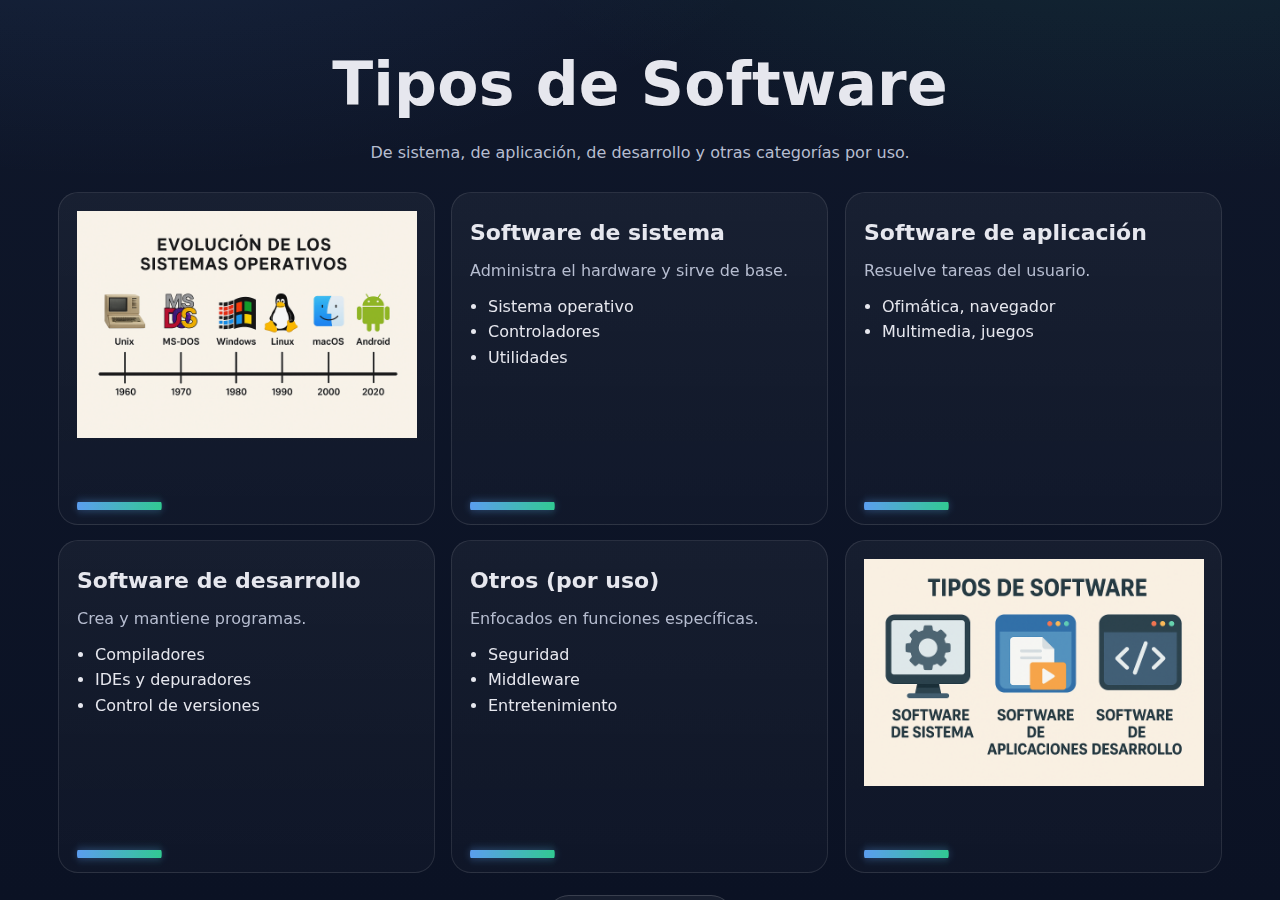
<file: index.html>
<!DOCTYPE html>
<html lang="es">
<head>
  <meta charset="utf-8" />
  <meta name="viewport" content="width=device-width, initial-scale=1" />
  <title>Software & Sistemas Operativos — sin JS</title>
  <link rel="stylesheet" href="styles.css" />
</head>
<body>

  <!-- CONTENEDOR SCROLL-SNAP -->
  <main class="snap-container">

    <!-- SECCIÓN 1 -->
    <section id="sec-1" class="snap-section">
      <header class="section-head">
        <h1>Tipos de Software</h1>
        <p>De sistema, de aplicación, de desarrollo y otras categorías por uso.</p>
      </header>

      <div class="grid">
        <article class="card">
          <img src="ChatGPT Image 3.png" alt="Tipos de software" style="display:block; margin:0 auto 0px; max-width:340px;">
        </article>
        
        <article class="card">
          <h3>Software de sistema</h3>
          <p class="muted">Administra el hardware y sirve de base.</p>
          <ul>
            <li>Sistema operativo</li>
            <li>Controladores</li>
            <li>Utilidades</li>
          </ul>
          <div class="reveal">
            <p><strong>Ejemplos:</strong> Windows, Linux, macOS, drivers GPU.</p>
          </div>
        </article>

        <article class="card">
          <h3>Software de aplicación</h3>
          <p class="muted">Resuelve tareas del usuario.</p>
          <ul>
            <li>Ofimática, navegador</li>
            <li>Multimedia, juegos</li>
          </ul>
          <div class="reveal">
            <p><strong>Ejemplos:</strong> Word, Chrome, VLC, Steam.</p>
          </div>
        </article>

        <article class="card">
          <h3>Software de desarrollo</h3>
          <p class="muted">Crea y mantiene programas.</p>
          <ul>
            <li>Compiladores</li>
            <li>IDEs y depuradores</li>
            <li>Control de versiones</li>
          </ul>
          <div class="reveal">
            <p><strong>Ejemplos:</strong> GCC, JDK, VS Code, Git.</p>
          </div>
        </article>

        <article class="card">
          <h3>Otros (por uso)</h3>
          <p class="muted">Enfocados en funciones específicas.</p>
          <ul>
            <li>Seguridad</li>
            <li>Middleware</li>
            <li>Entretenimiento</li>
          </ul>
          <div class="reveal">
            <p><strong>Ejemplos:</strong> Antivirus, Kafka, Unreal.</p>
          </div>
        </article>

        <article class="card">
          <img src="tipos_software.png" alt="Tipos de software" style="display:block; margin:0 auto 0px; max-width:340px;">
        </article>
      </div>
       

      <div class="nav-arrows">
        <a class="btn-link" href="#sec-2">Siguiente sección ↓</a>
      </div>
    
    </section>

    <!-- SECCIÓN 2 -->
    <section id="sec-2" class="snap-section">
      <header class="section-head">
        <h1>¿Qué es un Sistema Operativo?</h1>
        <p>Intermediario entre hardware y aplicaciones; gestiona CPU, memoria, E/S y archivos.</p>
      </header>

      <div class="grid">
        <article class="card">
          <h3>Funciones clave</h3>
          <ul>
            <li>Gestión de procesos</li>
            <li>Gestión de memoria</li>
            <li>E/S y sistema de archivos</li>
            <li>Seguridad y servicios</li>
          </ul>
          <div class="reveal">
            <p>Planifica CPU, protege memoria y controla dispositivos/permisos.</p>
          </div>
        </article>

        <article class="card">
          <h3>Interfaces</h3>
          <ul>
            <li>Línea de comandos</li>
            <li>GUI (ventanas)</li>
            <li>APIs del sistema</li>
          </ul>
          <div class="reveal">
            <p>Facilita que los programas usen recursos del sistema.</p>
          </div>
        </article>

        <article class="card">
          <h3>Objetivos</h3>
          <ul>
            <li>Eficiencia</li>
            <li>Confiabilidad</li>
            <li>Seguridad</li>
          </ul>
          <div class="reveal">
            <p>Equilibrio entre rendimiento, protección y usabilidad.</p>
          </div>
        </article>
          <article class="card">
            <img src="ChatGPT Image 1.png" alt="Tipos de software" style="display:block; margin:0 auto 0px; max-width:200px;">
          </article>    
      </div>
      <div class="nav-arrows">
        <a class="btn-link" href="#sec-1">↑ Anterior</a>
        <a class="btn-link" href="#sec-3">Siguiente ↓</a>
      </div>
    </section>

    <!-- SECCIÓN 3 -->
    <section id="sec-3" class="snap-section">
      <header class="section-head">
        <h1>Tipos de Sistemas Operativos</h1>
        <p>Clasificación para entender su uso y alcance.</p>
      </header>

      <div class="grid">
        <article class="card">
          <h3>Monotarea / Multitarea</h3>
          <ul>
            <li>Monotarea: <span class="muted">solo permite ejecutar un programa a la vez.</span></li>
            <li>Multitarea: <span class="muted">permite ejecutar varios programas en paralelo, compartiendo CPU y memoria mediante técnicas como la multiprogramación y planificación de procesos.</span></li>
          </ul>
          <div class="reveal">
            <p><strong>Ej:</strong> MS-DOS (mono); Windows/Linux (multi).</p>
          </div>
        </article>

        <article class="card">
          <h3>Monousuario / Multiusuario</h3>
          <ul>  
            <li>Monousuario: <span class="muted">el sistema solo atiende a un usuario a la vez, aunque pueda ejecutar múltiples tareas.</span></li>
            <li>Multiusuario: <span class="muted">permite que varios usuarios accedan y trabajen al mismo tiempo en el mismo sistema, cada uno con sus permisos y procesos aislados.</span></li>
          </ul>
          <div class="reveal">
            <p><strong>Ej:</strong> Unix/Linux en servidores (multiusuario).</p>
          </div>
        </article>

        <article class="card">
          <h3>Tiempo real (RTOS)</h3>
          <ul>
            <li>Se caracterizan: <span class="muted">porque la corrección depende tanto del resultado como del momento en que se entrega.</span></li>
            <li>Tiempo real duro: <span class="muted">si se incumple el plazo → fallo crítico.</span></li>
            <li>Tiempo real blando: <span class="muted">si se incumple, el sistema sigue siendo útil, aunque con menor calidad.</span></li>
          </ul> 
          <div class="reveal">
            <p><strong>Ej:</strong> VxWorks/Unity.</p>
          </div>
        </article>

        <article class="card">
          <h3>Red / Distribuidos</h3>
          <ul>
            <li>Sistemas Operativos de Red: <span class="muted">son sistemas operativos que permiten la comunicación con otros.</span></li>
            <li>Distribuidos: <span class="muted">coordina múltiples computadoras para que se comporten como un solo sistema lógico.</span></li>
          </ul>
          <div class="reveal">
            <p><strong>Ej:</strong> Clusters, diseños distribuidos.</p>
          </div>
        </article>

        <article class="card">
          <h3>General / Específico</h3>
          <ul>
            <li>De propósito general: <span class="muted">diseñados para atender una gran variedad de aplicaciones y usuarios.</span></li>
            <li>De propósito específico: <span class="muted">creados para una tarea concreta, optimizando recursos y rendimiento.</span></li>
          </ul>
          <div class="reveal">
            <p><strong>Ej:</strong> Windows, Linux / OpenWrt, RTOS MCU.</p>
          </div>
        </article>
      
        <article class="card">
          <img src="ChatGPT_Image_2.png" alt="Tipos de software" style="display:block; margin:0 auto 0px; max-width:150px;">
        </article>  

      </div>
      <div class="nav-arrows">
        <a class="btn-link" href="#sec-2">↑ Anterior</a>
        <a class="btn-link" href="#sec-4">Siguiente ↓</a>
      </div>
    </section>

    <!-- SECCIÓN 4 -->
    <section id="sec-4" class="snap-section">
      <header class="section-head">
        <h1>Principios de Diseño (SO)</h1>
        <p>Modularidad, confiabilidad, seguridad, niveles de abstracción, portabilidad y separación de funciones.</p>
      </header>

      <div class="grid onecol">
        <article class="card">
          <ul>
            <li>Modularidad:<span class="muted"> El sistema debe estar compuesto por módulos bien definidos con interfaces simples. Esto facilita la programación, el diagnóstico de errores y la evolución del sistema </span></li>
            <li>Confiabilidad:<span class="muted"> Un buen diseño debe prever fallos de hardware o software y recuperarse sin comprometer la integridad del sistema  </span></li>
            <li>Seguridad:<span class="muted"> Control de acceso a recursos y aislamiento entre procesos y usuarios.  </span></li>
            <li>Niveles de abstracción:<span class="muted"> Los SO modernos se organizan en capas: cada nivel ofrece servicios al superior y se apoya en los inferiores. </span></li>
            <li>Portabilidad:<span class="muted"> El diseño debe permitir que el SO se adapte a diferentes arquitecturas de hardware.</span></li>
            <li>Separación de funciones:<span class="muted"> Mantener separadas las funciones críticas (núcleo) de las no críticas. </span></li>
          </ul>
          <div class="reveal">
            <p class="muted">Síntesis guiada por Stallings.</p>
          </div>
        </article>
      </div>

      <div class="nav-arrows">
        <a class="btn-link" href="#sec-3">↑ Anterior</a>
        <a class="btn-link" href="#sec-5">Bibliografía ↓</a>
      </div>
    </section>

    <!-- SECCIÓN 5: BIBLIO -->
    <section id="sec-5" class="snap-section">
      <header class="section-head">
        <h1>Bibliografía</h1>
        <p>Fuente principal de la teoría presentada.</p>
      </header>

      <div class="grid onecol">
        <article class="card biblio">
          <h3>Referencia</h3>
          <p>
            Stallings, William. <em>Sistemas Operativos: Aspectos internos y principios de diseño</em>.
            5ª edición. Prentice Hall.
          </p>
          <p class="muted small">
            Clasificación de software, definición y tipos de sistemas operativos, y principios de diseño:
            síntesis basada en la organización y enfoques del libro de Stallings.
          </p>
        </article>
      </div>

      <div class="nav-arrows">
        <a class="btn-link" href="#sec-4">↑ Anterior</a>
        <a class="btn-link" href="#sec-6">Links ↓</a>
      </div>
    </section>

    <!-- SECCIÓN 6: Liks -->
    <section id="sec-6" class="snap-section">
      <header class="section-head">
        <h1>Links</h1>
        <p>Formulario, Video y Contactos</p>
      </header>

      <div class="grid onecol">
        <article class="card biblio">
          <h3>Formulario :</h3>
          <p>
            <img src="qr_formulario.png" alt="Tipos de software" style="display:block; margin:-50 auto 0px; max-width:150px;">
            <a href="https://docs.google.com/forms/d/e/1FAIpQLSeHr241hE91uUfM11Y7AWOI5cXpvoUmatl3X9CzkdCtAIUuCA/viewform?usp=header " target="_blank" rel="noopener">Abrir formulario </a>
          </p>
          <h3>Video :</h3>
          <p>
            <a href="https://youtu.be/4lKXmfT4srs?si=pgg7HsA9pUcKSHj6" target="_blank" rel="noopener">https://youtu.be/4lKXmfT4srs?si=pgg7HsA9pUcKSHj6</a>
          </p>
          <h3>Contactos :</h3>        
          <ul>
            <li>Jorge Homero Mortola : homemorola@gmail.com </li>
            <li>Laura Agostina Codutti : agostinacod@gmail.com </li>
            <li>Lucas Ayén Mordka : lucasmordka9@gmail.com </li>
          </ul>          
        </article>
      </div>
    <div class="nav-arrows">
        <a class="btn-link" href="#sec-5">↑ Anterior</a>
        <a class="btn-link" href="#sec-1">Ir al inicio ↑</a>
      </div>
    </section>
  </main>
</body>
</html>
</file>
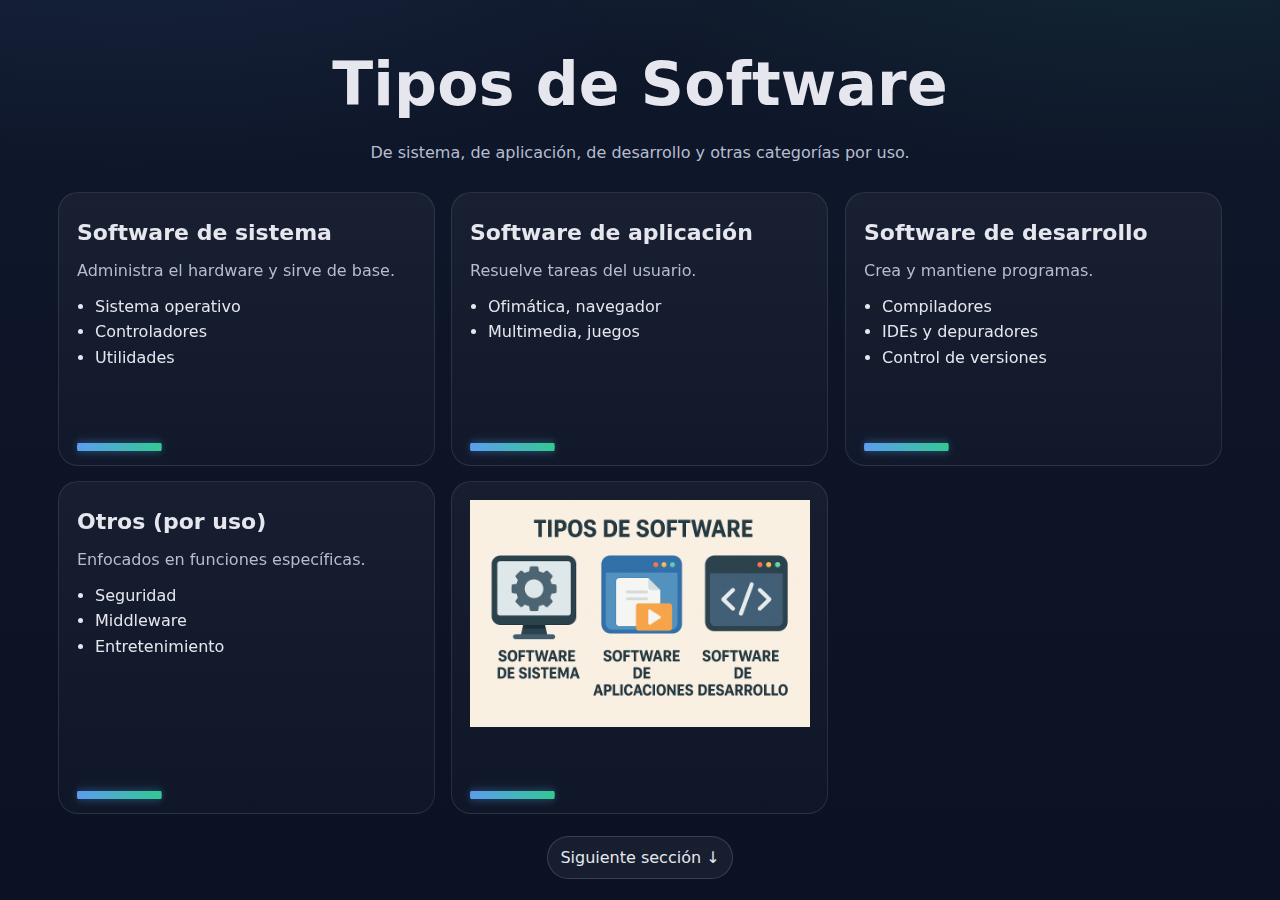
<file: pagina_web_so_tp1.html>
<!DOCTYPE html>
<html lang="es">
<head>
  <meta charset="utf-8" />
  <meta name="viewport" content="width=device-width, initial-scale=1" />
  <title>Software & Sistemas Operativos — sin JS</title>
  <link rel="stylesheet" href="styles.css" />
</head>
<body>

  <!-- CONTENEDOR SCROLL-SNAP -->
  <main class="snap-container">

    <!-- SECCIÓN 1 -->
    <section id="sec-1" class="snap-section">
      <header class="section-head">
        <h1>Tipos de Software</h1>
        <p>De sistema, de aplicación, de desarrollo y otras categorías por uso.</p>
      </header>

      <div class="grid">
        <article class="card">
          <h3>Software de sistema</h3>
          <p class="muted">Administra el hardware y sirve de base.</p>
          <ul>
            <li>Sistema operativo</li>
            <li>Controladores</li>
            <li>Utilidades</li>
          </ul>
          <div class="reveal">
            <p><strong>Ejemplos:</strong> Windows, Linux, macOS, drivers GPU.</p>
          </div>
        </article>

        <article class="card">
          <h3>Software de aplicación</h3>
          <p class="muted">Resuelve tareas del usuario.</p>
          <ul>
            <li>Ofimática, navegador</li>
            <li>Multimedia, juegos</li>
          </ul>
          <div class="reveal">
            <p><strong>Ejemplos:</strong> Word, Chrome, VLC, Steam.</p>
          </div>
        </article>

        <article class="card">
          <h3>Software de desarrollo</h3>
          <p class="muted">Crea y mantiene programas.</p>
          <ul>
            <li>Compiladores</li>
            <li>IDEs y depuradores</li>
            <li>Control de versiones</li>
          </ul>
          <div class="reveal">
            <p><strong>Ejemplos:</strong> GCC, JDK, VS Code, Git.</p>
          </div>
        </article>

        <article class="card">
          <h3>Otros (por uso)</h3>
          <p class="muted">Enfocados en funciones específicas.</p>
          <ul>
            <li>Seguridad</li>
            <li>Middleware</li>
            <li>Entretenimiento</li>
          </ul>
          <div class="reveal">
            <p><strong>Ejemplos:</strong> Antivirus, Kafka, Unreal.</p>
          </div>
        </article>

        <article class="card">
          </header>
          <img src="tipos_software.png" alt="Tipos de software" style="display:block; margin:0 auto 0px; max-width:340px;">
        </article>
      </div>
       

      <div class="nav-arrows">
        <a class="btn-link" href="#sec-2">Siguiente sección ↓</a>
      </div>
      

    <!-- SECCIÓN 2 -->
    <section id="sec-2" class="snap-section">
      <header class="section-head">
        <h1>¿Qué es un Sistema Operativo?</h1>
        <p>Intermediario entre hardware y aplicaciones; gestiona CPU, memoria, E/S y archivos.</p>
      </header>

      <div class="grid">
        <article class="card">
          <h3>Funciones clave</h3>
          <ul>
            <li>Gestión de procesos</li>
            <li>Gestión de memoria</li>
            <li>E/S y sistema de archivos</li>
            <li>Seguridad y servicios</li>
          </ul>
          <div class="reveal">
            <p>Planifica CPU, protege memoria y controla dispositivos/permisos.</p>
          </div>
        </article>

        <article class="card">
          <h3>Interfaces</h3>
          <ul>
            <li>Línea de comandos</li>
            <li>GUI (ventanas)</li>
            <li>APIs del sistema</li>
          </ul>
          <div class="reveal">
            <p>Facilita que los programas usen recursos del sistema.</p>
          </div>
        </article>

        <article class="card">
          <h3>Objetivos</h3>
          <ul>
            <li>Eficiencia</li>
            <li>Confiabilidad</li>
            <li>Seguridad</li>
          </ul>
          <div class="reveal">
            <p>Equilibrio entre rendimiento, protección y usabilidad.</p>
          </div>
        </article>
      </div>

      <div class="nav-arrows">
        <a class="btn-link" href="#sec-1">↑ Anterior</a>
        <a class="btn-link" href="#sec-3">Siguiente ↓</a>
      </div>
    </section>

    <!-- SECCIÓN 3 -->
    <section id="sec-3" class="snap-section">
      <header class="section-head">
        <h1>Tipos de Sistemas Operativos</h1>
        <p>Clasificación para entender su uso y alcance.</p>
      </header>

      <div class="grid">
        <article class="card">
          <h3>Monotarea / Multitarea</h3>
          <li>Monotarea: <span class="muted">solo permite ejecutar un programa a la vez.</span></li>
          <li>Multitarea: <span class="muted">permite ejecutar varios programas en paralelo, compartiendo CPU y memoria mediante técnicas como la multiprogramación y planificación de procesos.</span></li>
          <div class="reveal">
            <p><strong>Ej:</strong> MS-DOS (mono); Windows/Linux (multi).</p>
          </div>
        </article>

        <article class="card">
          <h3>Monousuario / Multiusuario</h3>
          <li>Monousuario: <span class="muted">el sistema solo atiende a un usuario a la vez, aunque pueda ejecutar múltiples tareas.</span></li>
          <li>Multiusuario: <span class="muted">permite que varios usuarios accedan y trabajen al mismo tiempo en el mismo sistema, cada uno con sus permisos y procesos aislados.</span></li>
          <div class="reveal">
            <p><strong>Ej:</strong> Unix/Linux en servidores (multiusuario).</p>
          </div>
        </article>

        <article class="card">
          <h3>Tiempo real (RTOS)</h3>

          <li>Se caracterizan: <span class="muted">porque la corrección depende tanto del resultado como del momento en que se entrega.</span></li>
          <li>Tiempo real duro: <span class="muted">si se incumple el plazo → fallo crítico.</span></li>
          <li>Tiempo real blando: <span class="muted">si se incumple, el sistema sigue siendo útil, aunque con menor calidad.</span></li>
          <div class="reveal">
            <p><strong>Ej:</strong> VxWorks/Unity.</p>
          </div>
        </article>

        <article class="card">
          <h3>Red / Distribuidos</h3>
          <li>Sistemas Operativos de Red: <span class="muted">consiste sistemas operativos que permiten la comunicación con otros.</span></li>
          <li>Tiempo real blando: <span class="muted">coordina múltiples computadoras para que se comporten como un solo sistema lógico.</span></li>
          <div class="reveal">
            <p><strong>Ej:</strong> Clusters, diseños distribuidos.</p>
          </div>
        </article>

        <article class="card">
          <h3>General / Específico</h3>
          <li>De propósito general: <span class="muted">diseñados para atender una gran variedad de aplicaciones y usuarios.</span></li>
          <li>De propósito específico: <span class="muted">creados para una tarea concreta, optimizando recursos y rendimiento.</span></li>
          <div class="reveal">
            <p><strong>Ej:</strong> Windows, Linux / OpenWrt, RTOS MCU.</p>
          </div>
        </article>
      </div>

      <div class="nav-arrows">
        <a class="btn-link" href="#sec-2">↑ Anterior</a>
        <a class="btn-link" href="#sec-4">Siguiente ↓</a>
      </div>
    </section>

    <!-- SECCIÓN 4 -->
    <section id="sec-4" class="snap-section">
      <header class="section-head">
        <h1>Principios de Diseño (SO)</h1>
        <p>Eficiencia, confiabilidad, seguridad, modularidad, portabilidad y escalabilidad.</p>
      </header>

      <div class="grid onecol">
        <article class="card">
          <h3>Resumen</h3>
          <p>
            Un buen SO equilibra rendimiento y protección, con componentes modulares
            para mantenimiento y crecimiento.
          </p>
          <div class="reveal">
            <p class="muted">Síntesis guiada por Stallings.</p>
          </div>
        </article>
      </div>

      <div class="nav-arrows">
        <a class="btn-link" href="#sec-3">↑ Anterior</a>
        <a class="btn-link" href="#sec-5">Bibliografía ↓</a>
      </div>
    </section>

    <!-- SECCIÓN 5: BIBLIO -->
    <section id="sec-5" class="snap-section">
      <header class="section-head">
        <h1>Bibliografía</h1>
        <p>Fuente principal de la teoría presentada.</p>
      </header>

      <div class="grid onecol">
        <article class="card biblio">
          <h3>Referencia</h3>
          <p>
            Stallings, William. <em>Sistemas Operativos: Aspectos internos y principios de diseño</em>.
            5ª edición. Prentice Hall.
          </p>
          <p class="muted small">
            Clasificación de software, definición y tipos de sistemas operativos, y principios de diseño:
            síntesis basada en la organización y enfoques del libro de Stallings.
          </p>
        </article>
      </div>

      <div class="nav-arrows">
        <a class="btn-link" href="#sec-4">↑ Anterior</a>
        <a class="btn-link" href="#sec-6">Links ↑</a>
      </div>
    </section>

    <!-- SECCIÓN 6: Liks -->
    <section id="sec-6" class="snap-section">
      <header class="section-head">
        <h1>Links</h1>
        <p>Formulario, Video y Constactos</p>
      </header>

      <div class="grid onecol">
        <article class="card biblio">
          <h3>Formulario :</h3>
          <p>
            <img src="qr_formulario.png" alt="Tipos de software" style="display:block; margin:-50 auto 0px; max-width:150px;">
            <a href="https://docs.google.com/forms/d/e/1FAIpQLSeHr241hE91uUfM11Y7AWOI5cXpvoUmatl3X9CzkdCtAIUuCA/viewform?usp=header " target="_blank" rel="noopener">Abrir formulario </a>
          </p>
          <h3>Video :</h3>
          <p>
            <a href=" https://youtu.be/3YpX4bZz3v4t5F7R8" target="_blank" rel="noopener">https://youtu.be/3YpX4bZz3v4t5F7R8</a>
          </p>
          <h3>Contactos :</h3>
          <p>
            <li>Jorge Homero Mortola  : +54 9 379 433-0808 </li>
            <li>Laura Agostina Codutti  : +54 9 362 475-5016 </li>
            <li>Lucas Ayén Mordka   : +54 9 362 525-0409 </li>
          <p>
        </article>
      </div>
    <div class="nav-arrows">
        <a class="btn-link" href="#sec-5">↑ Anterior</a>
        <a class="btn-link" href="#sec-1">Ir al inicio ↑</a>
      </div>
    </section>
  </main>
</body>
</html>
</file>
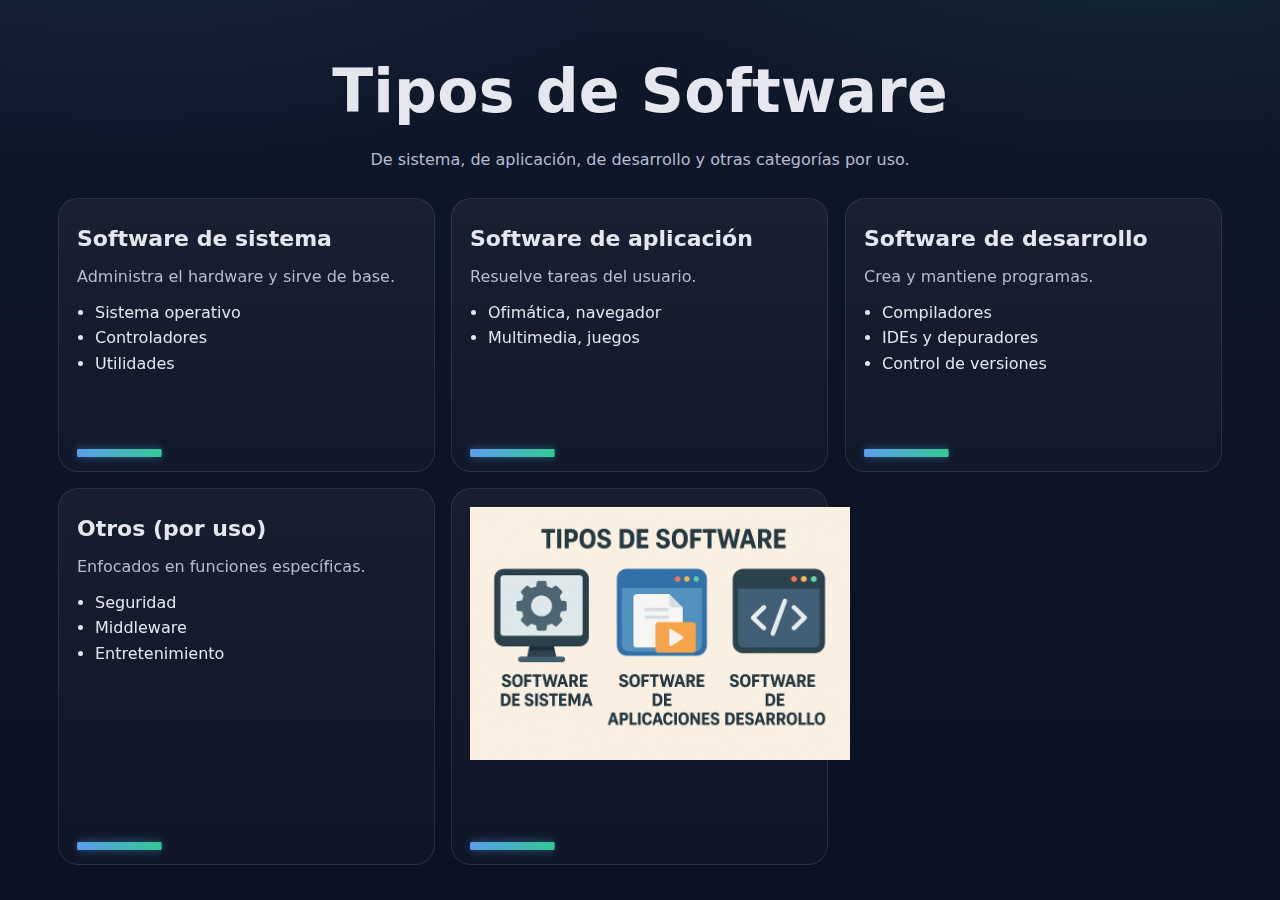
<file: pajina_web_so_tp1.html>
<!DOCTYPE html>
<html lang="es">
<head>
  <meta charset="utf-8" />
  <meta name="viewport" content="width=device-width, initial-scale=1" />
  <title>Software & Sistemas Operativos — sin JS</title>
  <link rel="stylesheet" href="styles.css" />
</head>
<body>

  <!-- CONTENEDOR SCROLL-SNAP -->
  <main class="snap-container">

    <!-- SECCIÓN 1 -->
    <section id="sec-1" class="snap-section">
      <header class="section-head">
        <h1>Tipos de Software</h1>
        <p>De sistema, de aplicación, de desarrollo y otras categorías por uso.</p>
      </header>

      <div class="grid">
        <article class="card">
          <h3>Software de sistema</h3>
          <p class="muted">Administra el hardware y sirve de base.</p>
          <ul>
            <li>Sistema operativo</li>
            <li>Controladores</li>
            <li>Utilidades</li>
          </ul>
          <div class="reveal">
            <p><strong>Ejemplos:</strong> Windows, Linux, macOS, drivers GPU.</p>
          </div>
        </article>

        <article class="card">
          <h3>Software de aplicación</h3>
          <p class="muted">Resuelve tareas del usuario.</p>
          <ul>
            <li>Ofimática, navegador</li>
            <li>Multimedia, juegos</li>
          </ul>
          <div class="reveal">
            <p><strong>Ejemplos:</strong> Word, Chrome, VLC, Steam.</p>
          </div>
        </article>

        <article class="card">
          <h3>Software de desarrollo</h3>
          <p class="muted">Crea y mantiene programas.</p>
          <ul>
            <li>Compiladores</li>
            <li>IDEs y depuradores</li>
            <li>Control de versiones</li>
          </ul>
          <div class="reveal">
            <p><strong>Ejemplos:</strong> GCC, JDK, VS Code, Git.</p>
          </div>
        </article>

        <article class="card">
          <h3>Otros (por uso)</h3>
          <p class="muted">Enfocados en funciones específicas.</p>
          <ul>
            <li>Seguridad</li>
            <li>Middleware</li>
            <li>Entretenimiento</li>
          </ul>
          <div class="reveal">
            <p><strong>Ejemplos:</strong> Antivirus, Kafka, Unreal.</p>
          </div>
        </article>

        <article class="card">
          </header>
          <img src="tipos_software.png" alt="Tipos de software" style="display:block; margin:0 auto 18px; max-width:380px;">
          </section>
        </article>
      </div>
       

      <div class="nav-arrows">
        <a class="btn-link" href="#sec-2">Siguiente sección ↓</a>
      </div>
      

    <!-- SECCIÓN 2 -->
    <section id="sec-2" class="snap-section">
      <header class="section-head">
        <h1>¿Qué es un Sistema Operativo?</h1>
        <p>Intermediario entre hardware y aplicaciones; gestiona CPU, memoria, E/S y archivos.</p>
      </header>

      <div class="grid">
        <article class="card">
          <h3>Funciones clave</h3>
          <ul>
            <li>Gestión de procesos</li>
            <li>Gestión de memoria</li>
            <li>E/S y sistema de archivos</li>
            <li>Seguridad y servicios</li>
          </ul>
          <div class="reveal">
            <p>Planifica CPU, protege memoria y controla dispositivos/permisos.</p>
          </div>
        </article>

        <article class="card">
          <h3>Interfaces</h3>
          <ul>
            <li>Línea de comandos</li>
            <li>GUI (ventanas)</li>
            <li>APIs del sistema</li>
          </ul>
          <div class="reveal">
            <p>Facilita que los programas usen recursos del sistema.</p>
          </div>
        </article>

        <article class="card">
          <h3>Objetivos</h3>
          <ul>
            <li>Eficiencia</li>
            <li>Confiabilidad</li>
            <li>Seguridad</li>
          </ul>
          <div class="reveal">
            <p>Equilibrio entre rendimiento, protección y usabilidad.</p>
          </div>
        </article>
      </div>

      <div class="nav-arrows">
        <a class="btn-link" href="#sec-1">↑ Anterior</a>
        <a class="btn-link" href="#sec-3">Siguiente ↓</a>
      </div>
    </section>

    <!-- SECCIÓN 3 -->
    <section id="sec-3" class="snap-section">
      <header class="section-head">
        <h1>Tipos de Sistemas Operativos</h1>
        <p>Clasificación para entender su uso y alcance.</p>
      </header>

      <div class="grid">
        <article class="card">
          <h3>Monotarea / Multitarea</h3>
          <p class="muted">Un proceso vs. varios (time-sharing).</p>
          <div class="reveal">
            <p><strong>Ej:</strong> MS-DOS (mono); Windows/Linux (multi).</p>
          </div>
        </article>

        <article class="card">
          <h3>Monousuario / Multiusuario</h3>
          <p class="muted">Un usuario vs. concurrentes.</p>
          <div class="reveal">
            <p><strong>Ej:</strong> Unix/Linux en servidores (multiusuario).</p>
          </div>
        </article>

        <article class="card">
          <h3>Tiempo real (RTOS)</h3>
          <p class="muted">Respuestas determinísticas.</p>
          <div class="reveal">
            <p><strong>Ej:</strong> FreeRTOS, QNX, VxWorks.</p>
          </div>
        </article>

        <article class="card">
          <h3>Red / Distribuidos</h3>
          <p class="muted">Compartir recursos / coordinar nodos.</p>
          <div class="reveal">
            <p><strong>Ej:</strong> Clusters, diseños distribuidos.</p>
          </div>
        </article>

        <article class="card">
          <h3>General / Específico</h3>
          <p class="muted">PC/servidor/móvil vs. embebidos/IoT.</p>
          <div class="reveal">
            <p><strong>Ej:</strong> Windows, Linux / OpenWrt, RTOS MCU.</p>
          </div>
        </article>
      </div>

      <div class="nav-arrows">
        <a class="btn-link" href="#sec-2">↑ Anterior</a>
        <a class="btn-link" href="#sec-4">Siguiente ↓</a>
      </div>
    </section>

    <!-- SECCIÓN 4 -->
    <section id="sec-4" class="snap-section">
      <header class="section-head">
        <h1>Principios de Diseño (SO)</h1>
        <p>Eficiencia, confiabilidad, seguridad, modularidad, portabilidad y escalabilidad.</p>
      </header>

      <div class="grid onecol">
        <article class="card">
          <h3>Resumen</h3>
          <p>
            Un buen SO equilibra rendimiento y protección, con componentes modulares
            para mantenimiento y crecimiento.
          </p>
          <div class="reveal">
            <p class="muted">Síntesis guiada por Stallings.</p>
          </div>
        </article>
      </div>

      <div class="nav-arrows">
        <a class="btn-link" href="#sec-3">↑ Anterior</a>
        <a class="btn-link" href="#sec-5">Bibliografía ↓</a>
      </div>
    </section>

    <!-- SECCIÓN 5: BIBLIO -->
    <section id="sec-5" class="snap-section">
      <header class="section-head">
        <h1>Bibliografía</h1>
        <p>Fuente principal de la teoría presentada.</p>
      </header>

      <div class="grid onecol">
        <article class="card biblio">
          <h3>Referencia</h3>
          <p>
            Stallings, William. <em>Sistemas Operativos: Aspectos internos y principios de diseño</em>.
            5ª edición. Prentice Hall.
          </p>
          <p class="muted small">
            Clasificación de software, definición y tipos de sistemas operativos, y principios de diseño:
            síntesis basada en la organización y enfoques del libro de Stallings.
          </p>
        </article>
      </div>

      <div class="nav-arrows">
        <a class="btn-link" href="#sec-4">↑ Volver</a>
        <a class="btn-link" href="#sec-1">Ir al inicio ↑</a>
      </div>
    </section>

  </main>
</body>
</html>
</file>
<file: styles.css>
:root{
  --bg:#0f172a;
  --bg-2:#0b1224;
  --card:#101b35;
  --text:#e6e7ee;
  --muted:#b6bdd0;
  --accent:#60a5fa;
  --accent-2:#34d399;
  --ring:0 14px 32px -12px rgba(96,165,250,.35);
  --maxw:1180px;
}

*{ box-sizing:border-box; }
html,body{ height:100%; }
body{
  margin:0;
  font-family: system-ui, -apple-system, Segoe UI, Roboto, Arial, sans-serif;
  color:var(--text);
  background:
    radial-gradient(1200px 600px at 10% -20%, rgba(96,165,250,.12), transparent 60%),
    radial-gradient(1200px 600px at 90% -20%, rgba(52,211,153,.12), transparent 60%),
    linear-gradient(180deg, var(--bg), var(--bg-2));
  line-height:1.6;
  overflow: hidden; /* el scroll lo maneja .snap-container */
}

/* SCROLL-SNAP */
.snap-container{
  height:100vh;
  overflow-y:auto;
  scroll-snap-type: y mandatory;
  scroll-behavior:smooth;
}
.snap-section{
  scroll-snap-align: start;
  min-height: 100vh;
  display:flex;
  flex-direction:column;
  justify-content:center;
  padding: 36px 16px 28px;
}

/* CABECERAS GRANDES */
.section-head{
  max-width: var(--maxw);
  margin: 0 auto 18px;
  padding: 0 8px;
  text-align: center;
}
.section-head h1{
  margin:0;
  font-size: clamp(30px, 5.4vw, 60px);
  letter-spacing: .2px;
  text-shadow: 0 1px 0 rgba(0,0,0,.25);
}
.section-head p{
  margin:8px auto 0;
  color: var(--muted);
  max-width: 70ch;
}

/* GRID + CARDS */
.grid{
  max-width: var(--maxw);
  margin: 8px auto 0;
  display: grid;
  gap: 16px;
  grid-template-columns: repeat(auto-fit, minmax(280px, 1fr));
  padding: 0 8px;
}
.grid.onecol{ grid-template-columns: minmax(320px, 820px); justify-content:center; }

.card{
  position:relative;
  background: linear-gradient(180deg, rgba(255,255,255,.045), rgba(255,255,255,.02));
  border:1px solid rgba(255,255,255,.10);
  border-radius: 20px;
  padding: 18px 18px 86px;     /* espacio inferior mayor para la barra */
  min-height: 270px;
  transition: transform .18s ease, border-color .2s ease, box-shadow .2s ease, background .2s ease, filter .2s ease;
  will-change: transform;
}
.card:hover{
  border-color: rgba(255,255,255,.22);
  box-shadow: var(--ring);
  background: linear-gradient(180deg, rgba(255,255,255,.065), rgba(255,255,255,.03));
  transform: translateY(-3px);
  filter: saturate(1.05);
}

/* NUEVA BARRA “PÍLDORA” (no rectangular) */
.card::after{
  content:"";
  position:absolute; left:18px; right:18px; bottom:14px; height:8px; /* ↑ bordes redondos y separada de los bordes */
  border-radius: 999px;
  background: linear-gradient(90deg, var(--accent), var(--accent-2));
  box-shadow: 0 0 18px rgba(96,165,250,.35);  /* glow suave */
  transform: scaleX(.25);
  transform-origin: left;
  transition: transform .28s ease;
  opacity: .95;
}
.card::before{
  /* halo muy leve para más suavidad */
  content:"";
  position:absolute; left:18px; right:18px; bottom:14px; height:8px;
  border-radius: 999px;
  background: linear-gradient(90deg, rgba(96,165,250,.22), rgba(52,211,153,.22));
  filter: blur(6px);
  opacity: .7;
  transform: scaleX(.25);
  transform-origin: left;
  transition: transform .28s ease;
}
.card:hover::after,
.card:hover::before{ transform: scaleX(1); }

.card h3{ margin: 4px 0 8px; font-size: clamp(18px, 2.6vw, 22px); }
.card .muted{ color: var(--muted); margin: 6px 0 10px; }
.card ul{ margin: 8px 0; padding-left: 18px; }

/* REVEAL */
.reveal{
  position: absolute; left: 0; right: 0; bottom: 28px; /* ↑ para no chocar con la píldora */
  padding: 12px 18px 0;
  background: linear-gradient(180deg, transparent, rgba(0,0,0,.22));
  transform: translateY(36px);
  opacity: 0;
  transition: transform .22s ease, opacity .22s ease;
  font-size: 15px; color: #eef3ff;
  pointer-events: none;
}
.card:hover .reveal{ transform: translateY(0); opacity: 1; }

/* NAVEGACIÓN */
.nav-arrows{ margin: 16px auto 0; text-align:center; }
.btn-link{
  display:inline-block;
  margin: 6px 6px 0;
  padding: 8px 12px;
  border-radius: 999px;
  border:1px solid rgba(255,255,255,.15);
  color: var(--text);
  text-decoration:none;
  background: rgba(255,255,255,.05);
}
.btn-link:hover{ border-color: rgba(255,255,255,.35); }

/* BIBLIO */
.biblio .small{ font-size: 14px; }

/* RESPONSIVO */
@media (max-width: 560px){
  .grid{ gap: 12px; }
  .card{ min-height: 250px; padding-bottom:82px;}
}
</file>
